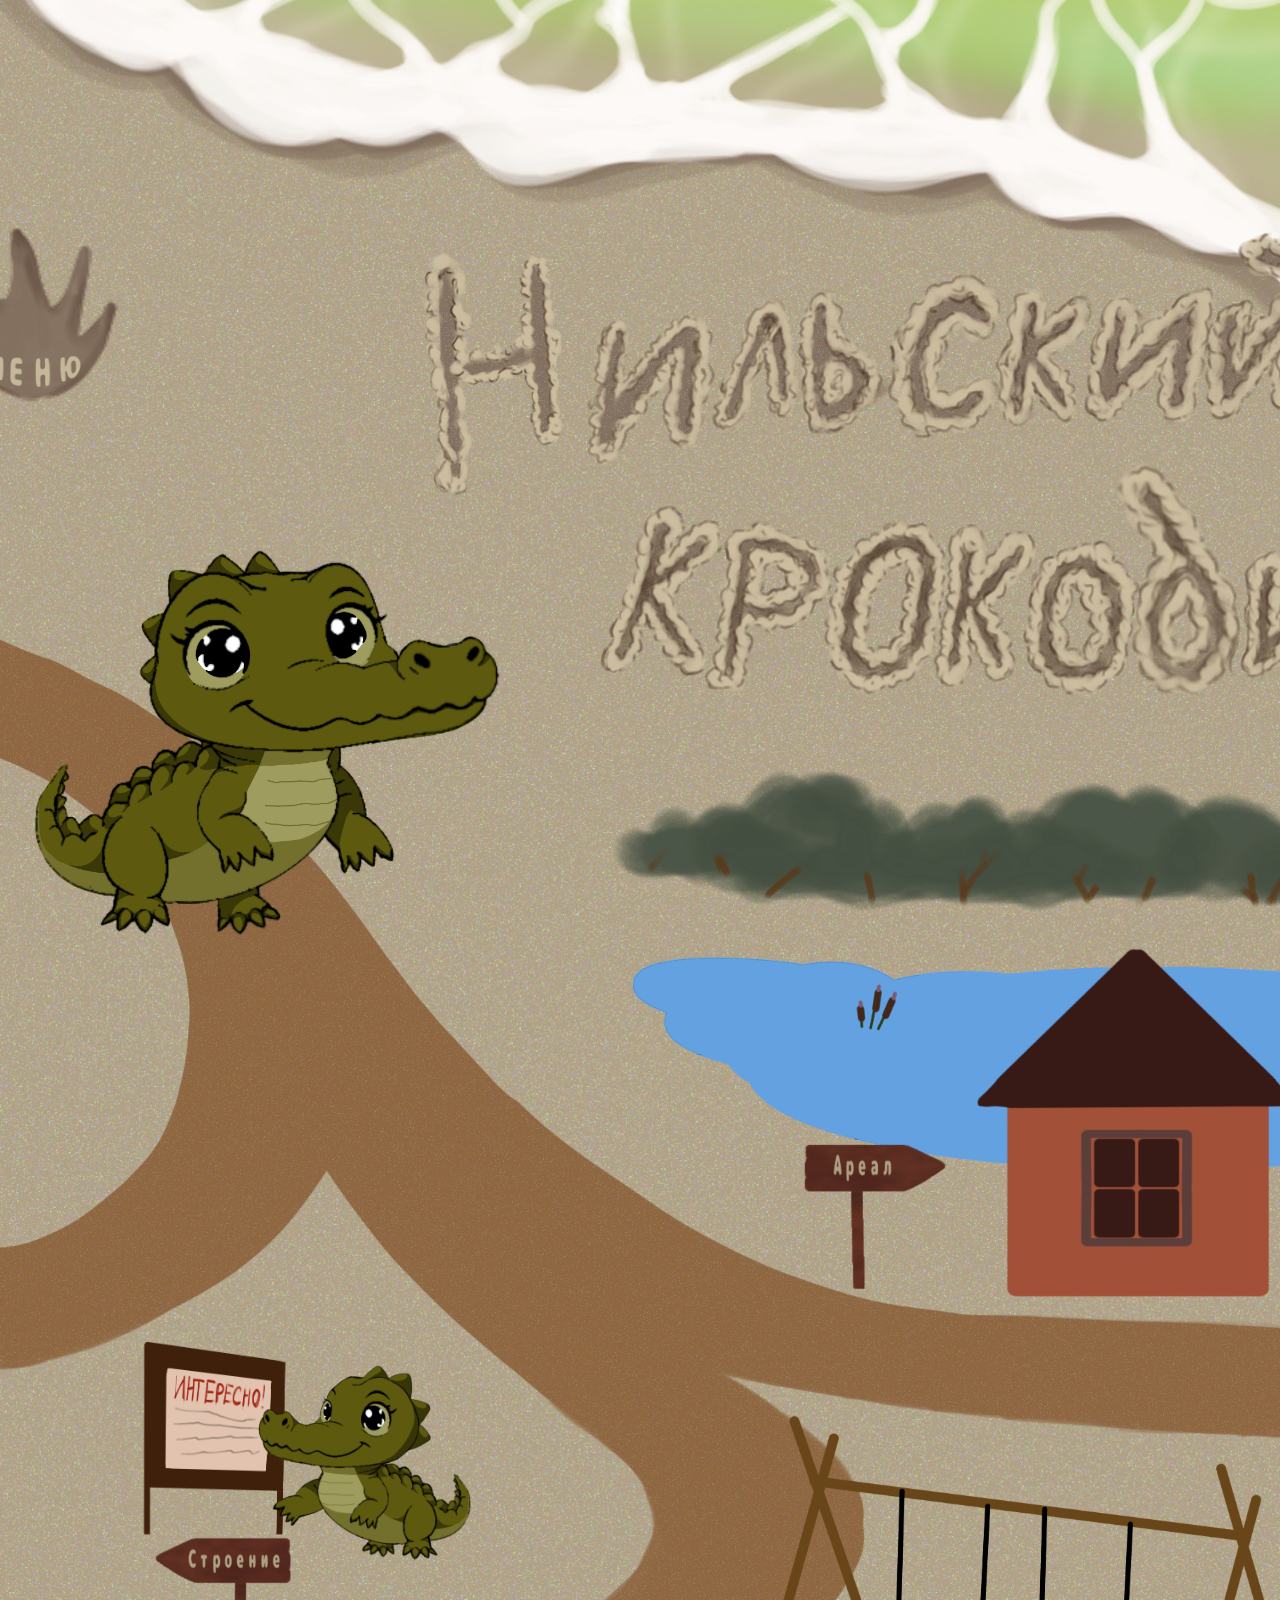
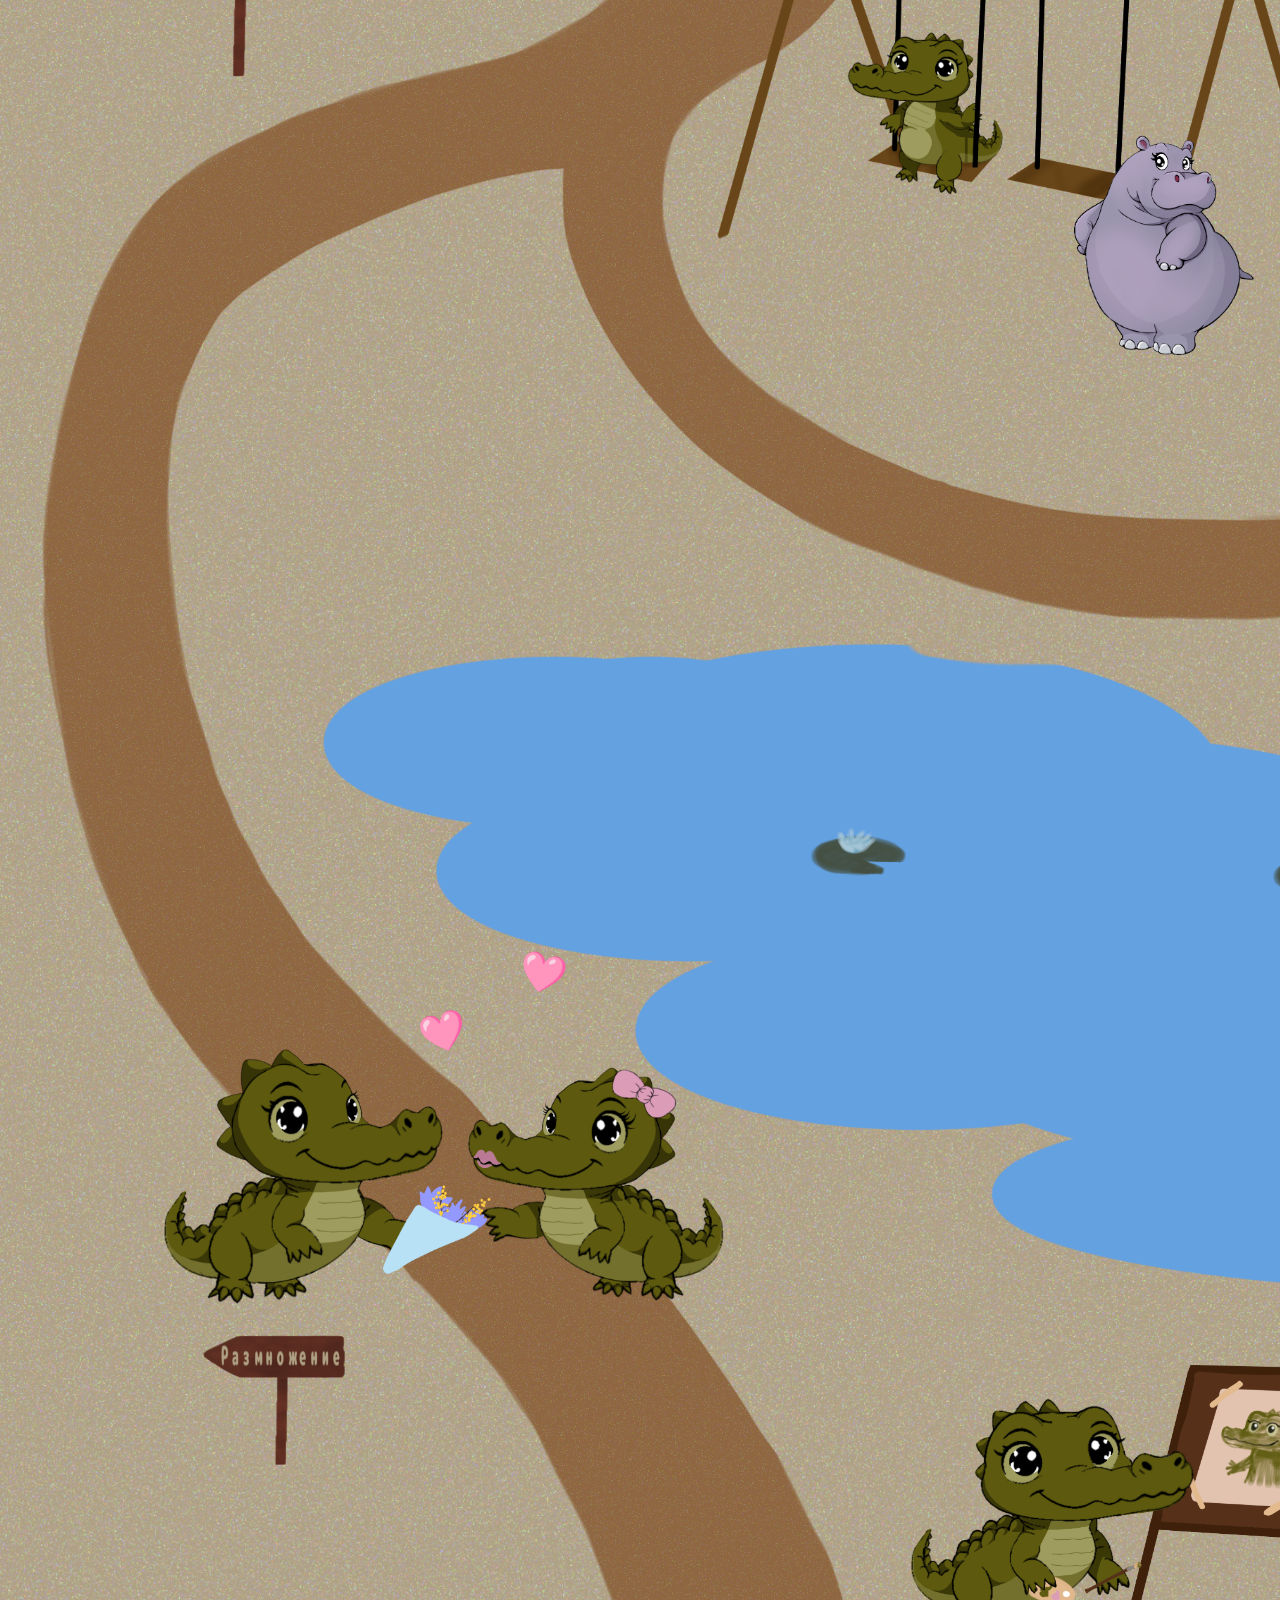
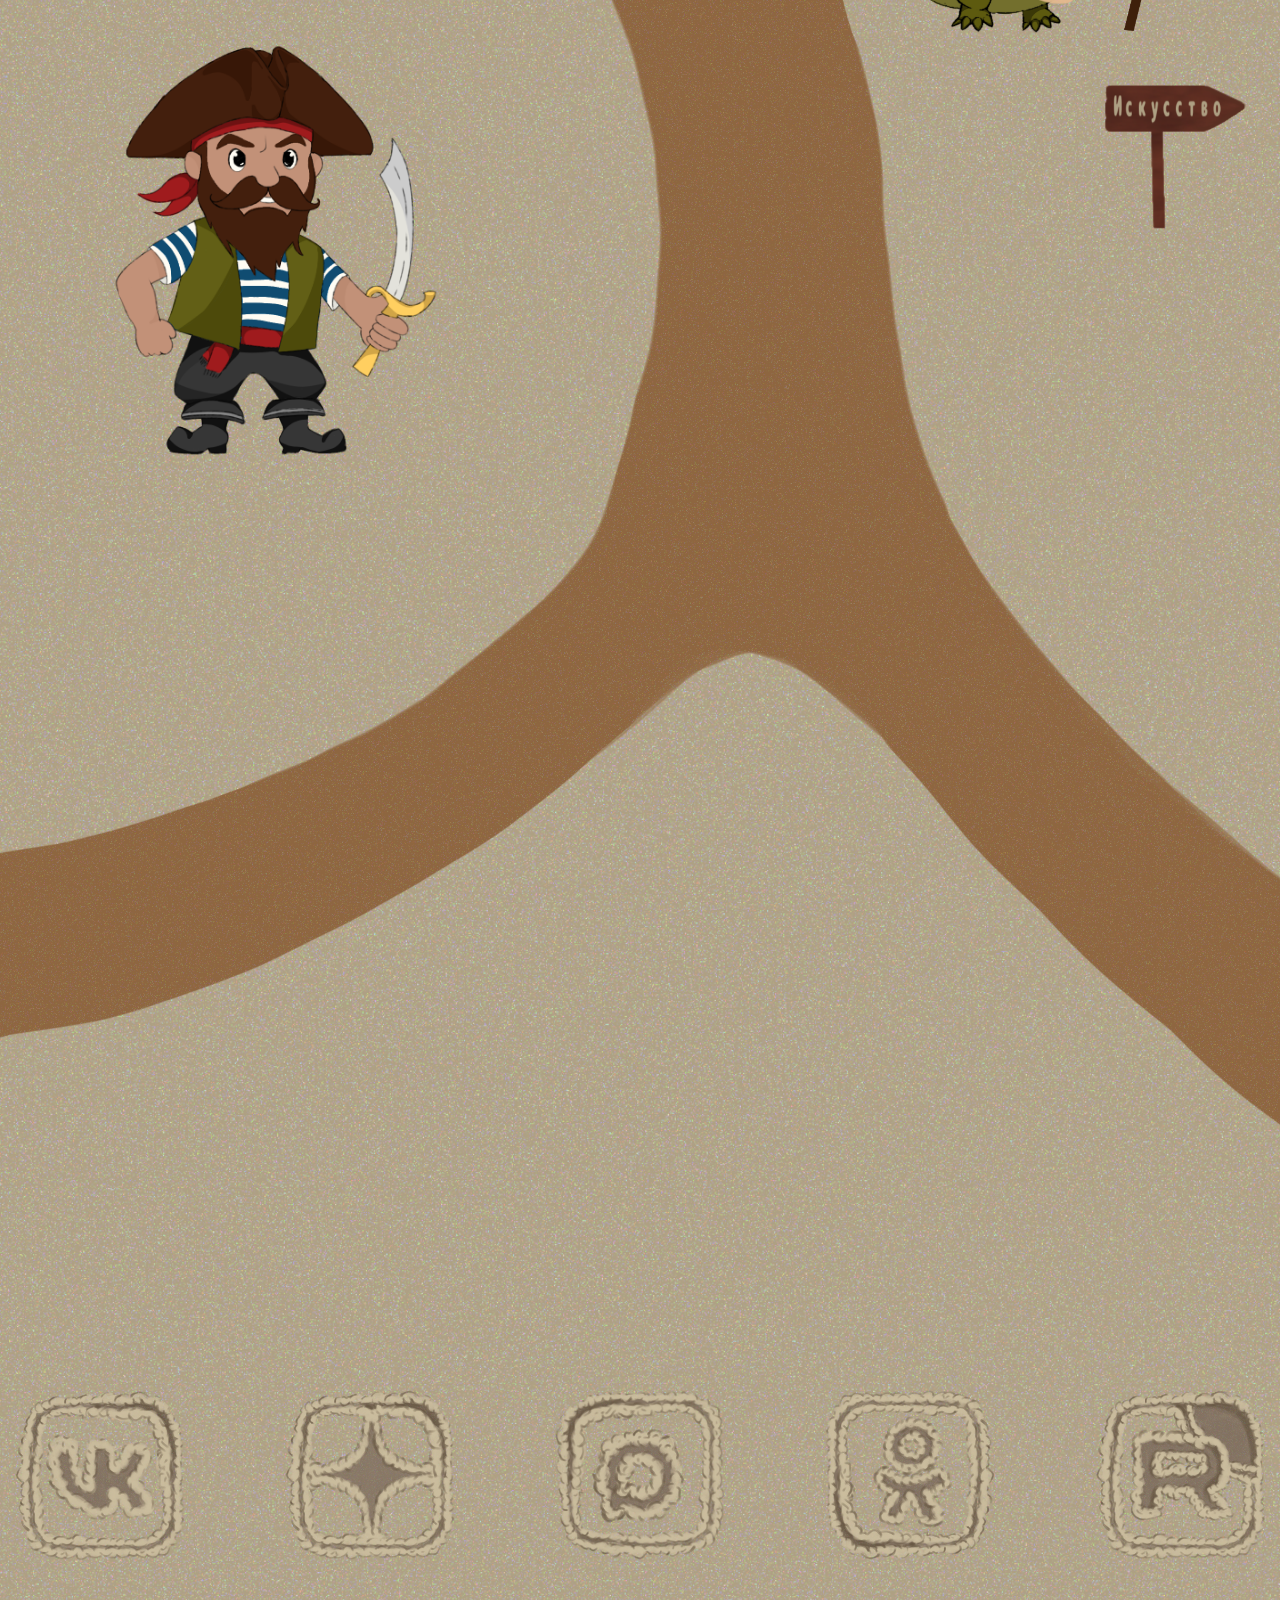
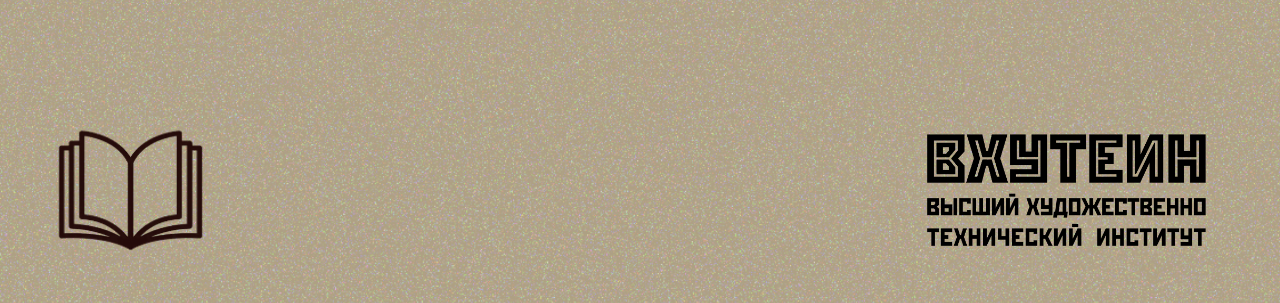
<file: index.html>
<!doctype html>
<html lang="ru">
  <head>
    <meta charset="UTF-8" />
    <meta
      name="viewport"
      content="width=device-width, user-scalable=0, initial-scale=1.0, maximum-scale=1.0, minimum-scale=1.0"
    />
    <title>Нильский крокодил</title>
    <link
      rel="icon"
      href="assets/favicons/favicon-32x32.png"
      type="image/png"
    />
    <link rel="stylesheet" href="styles/normalize.css" />
    <link rel="stylesheet" href="styles/main.css" />
    <script src="script.js"></script>
  </head>
  <body>
    <header class="header">
      <img src="assets/Images/head.png" class="header__bg" />
      <img
        src="assets/Icons/menu.png"
        alt="Открыть меню сайта"
        class="header__logo"
        id="menuIcon"
        title="Меню сайта"
      /><br /><br />
    </header>

    <div class="menu_block">
      <div class="menu">
        <div class="menu_item">
          <a href="#"><u>Главная</u></a>
        </div>
        <div class="menu_item"><a href="areal.html">Ареал</a></div>
        <div class="menu_item"><a href="nutrition.html">Питание</a></div>
        <div class="menu_item"><a href="enemies.html">Враги</a></div>
        <div class="menu_item"><a href="reproduction.html">Размножение</a></div>
        <div class="menu_item">
          <a href="metamorphosis.html">Метаморфозы</a>
        </div>
        <div class="menu_item"><a href="art.html">В культуре</a></div>
        <div class="menu_item"><a href="friends.html">Друзья</a></div>
        <div class="menu_item"><a href="structure.html">Строение</a></div>
      </div>
    </div>
    <main class="main">
      <!-- Фоновая картинка блока main -->
      <img src="assets\Images\map.png" class="main__bg" />

      <!-- Большой блок 800x400 — можно менять координаты -->
      <div class="main__feature" style="top: -300px; left: 410px">
        <!--    <a href="page-feature.html">-->
        <img
          src="assets/Images/site name.png"
          alt="Feature"
          class="element-animation to-right"
        />
        <!--       </a>-->
      </div>

      <!-- 15 маленьких блоков-ссылок -->
      <!-- Большой крокодил -->
      <div
        class="main__item"
        style="top: 0px; left: 20px; width: 490px; height: 490px"
      >
        <!--    <a href="page1.html">-->
        <img
          src="assets/Images/crocodile big.png"
          alt="Item 1"
          class="element-animation"
        />
        <!--       </a>-->
      </div>
      <!-- Крокодил интерес -->
      <div
        class="main__item"
        style="top: 800px; left: 130px; width: 350px; height: 350px"
      >
        <a href="structure.html">
          <img
            src="assets/Images/crocodile interes.png"
            alt="Item 2"
            class="element-animation"
          />
        </a>
      </div>
      <!-- На качелях -->
      <div
        class="main__item"
        style="top: 870px; left: 700px; width: 650px; height: 500px"
      >
        <a href="friends.html">
          <img
            src="assets\Images\crocodile on a swing.png"
            alt="Item 3"
            class="element-animation to-right"
          />
        </a>
      </div>
      <!-- Крокодил кушает -->
      <div
        class="main__item"
        style="top: 1350px; left: 250px; width: 350px; height: 350px"
      >
        <a href="nutrition.html">
          <img
            src="assets/Images/crocodile eating.png"
            alt="Item 4"
            class="element-animation"
          />
        </a>
      </div>
      <!-- Крокодилы любовь -->
      <div
        class="main__item"
        style="top: 2000px; left: 150px; width: 600px; height: 600px"
      >
        <a href="reproduction.html">
          <img
            src="assets/Images/crocodile love.png"
            alt="Item 5"
            class="element-animation"
          />
        </a>
      </div>
      <!-- Крокодил портрет -->
      <div
        class="main__item"
        style="top: 2400px; left: 900px; width: 550px; height: 550px"
      >
        <a href="art.html">
          <img
            src="assets/Images/crocodile portret.png"
            alt="Item 6"
            class="element-animation to-right"
          />
        </a>
      </div>
      <!-- Бармалей -->
      <div
        class="main__item"
        style="top: 2700px; left: 100px; width: 350px; height: 350px"
      >
        <a href="enemies.html">
          <img
            src="assets/Images/barmaley.png"
            alt="Item 7"
            class="element-animation"
          />
        </a>
      </div>
      <!-- Указатель ареал -->
      <div
        class="indicator__item"
        style="top: 610px; left: 800px; width: 150px; height: 150px"
      >
        <a href="areal.html">
          <img
            src="assets/Images/indicator areal.png"
            alt="Item 8"
            class="element-animation"
          />
        </a>
      </div>
      <!-- Указатель строение -->
      <div
        class="indicator__item"
        style="top: 1000px; left: 150px; width: 150px; height: 150px"
      >
        <a href="structure.html">
          <img
            src="assets/Images/indicator body .png"
            alt="Item 9"
            class="element-animation"
          />
        </a>
      </div>
      <!-- Указатель друзья -->
      <div
        class="indicator__item"
        style="top: 1300px; left: 750px; width: 150px; height: 150px"
      >
        <a href="friends.html">
          <img
            src="assets/Images/indicator friends.png"
            alt="Item 10"
            class="element-animation to-right"
          />
        </a>
      </div>
      <!-- Указатель питание -->
      <div
        class="indicator__item"
        style="top: 1600px; left: 240px; width: 150px; height: 150px"
      >
        <a href="nutrition.html">
          <img
            src="assets/Images/indicator food.png"
            alt="Item 11"
            class="element-animation"
          />
        </a>
      </div>
      <!-- Указатель Размножение -->
      <div
        class="indicator__item"
        style="top: 2400px; left: 200px; width: 150px; height: 150px"
      >
        <a href="reproduction.html">
          <img
            src="assets/Images/indicator reproduction.png"
            alt="Item 12"
            class="element-animation"
          />
        </a>
      </div>
      <!-- Указатель враги -->
      <div
        class="indicator__item"
        style="top: 3000px; left: 400px; width: 150px; height: 150px"
      >
        <a href="enemies.html">
          <img
            src="assets/Images/indicator enemies.png"
            alt="Item 13"
            class="element-animation"
          />
        </a>
      </div>
      <!-- Указатель искусство -->
      <div
        class="indicator__item"
        style="top: 2750px; left: 1100px; width: 150px; height: 150px"
      >
        <a href="art.html">
          <img
            src="assets/Images/indicator art.png"
            alt="Item 14"
            class="element-animation to-right"
          />
        </a>
      </div>
      <!-- Большой блок 800x400 — можно менять координаты -->
      <div class="main__item" style="top: 3500px; left: 650px"></div>
    </main>
    <footer class="footer">
      <!-- Соцсети -->
      <div class="footer__icons">
        <a href="404.html" title="VK">
          <img src="assets\Icons\icon_vk.png" width="170px" height="170px" />
        </a>
        <a href="404.html" title="Dzen">
          <img src="assets\Icons\icon_dzen.png" width="170px" height="170px" />
        </a>
        <a href="404.html" title="MAX">
          <img src="assets\Icons\icon_max.png" width="170px" height="170px" />
        </a>
        <a href="404.html" title="Odnoklassniki">
          <img src="assets\Icons\icon_ok.png" width="170px" height="170px" />
        </a>
        <a href="404.html" title="Rutube">
          <img
            src="assets\Icons\icon_rutube.png"
            width="170px"
            height="170px"
          />
        </a>
      </div>
      <!-- Вторая строка -->
      <div class="footer__bottom">
        <!-- Использованная литература -->
        <div class="footer__bottom-left">
          <a href="Literatura.html" title="Использованная литература">
            <img
              src="assets/Icons/used_literature.png"
              alt="Использованная литература"
            />
          </a>
        </div>
        <!-- Сайт института ВХУТЕИН -->
        <div class="footer__bottom-right">
          <a
            href="https://www.vhutein.ru/"
            target="_blank"
            title="Сайт института ВХУТЕИН"
          >
            <img
              src="assets/Images/logo_vhutein.png"
              alt="Сайт института ВХУТЕИН"
            />
          </a>
        </div>
      </div>
    </footer>
  </body>
</html>
</file>
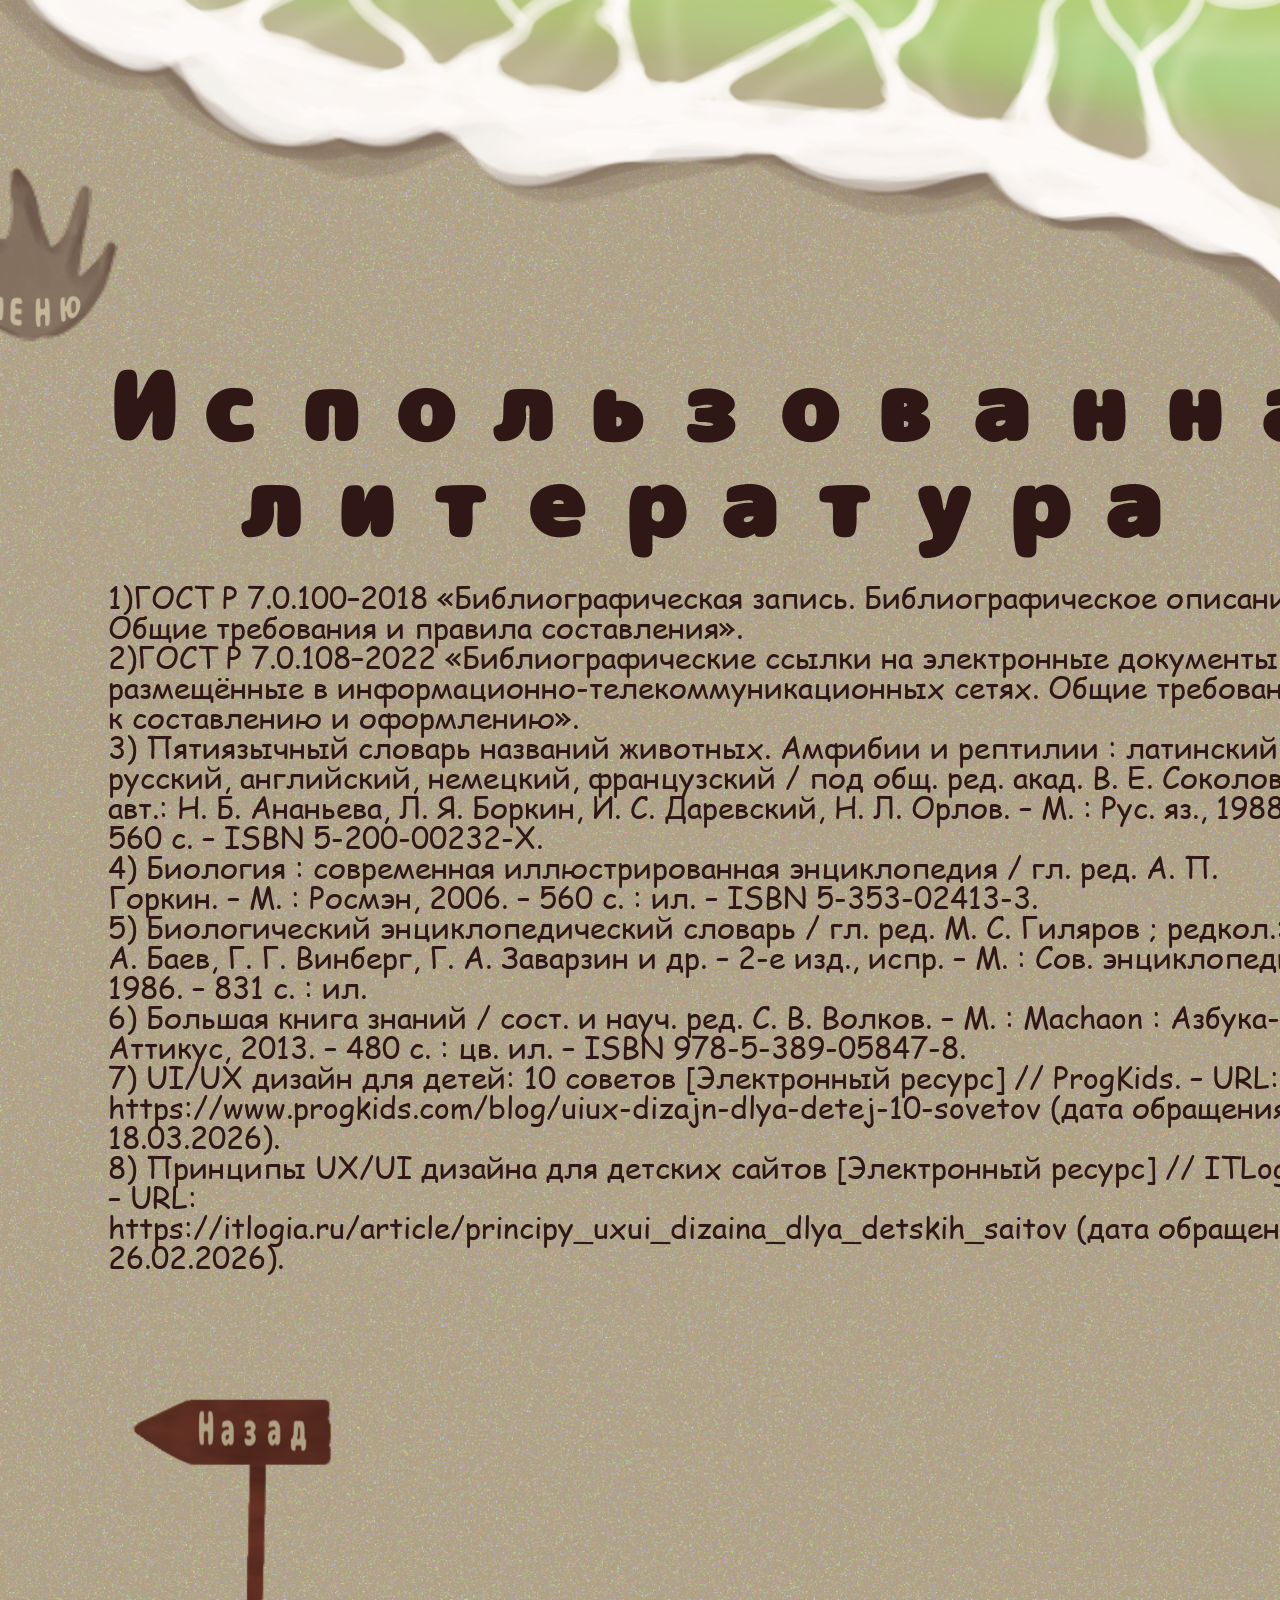
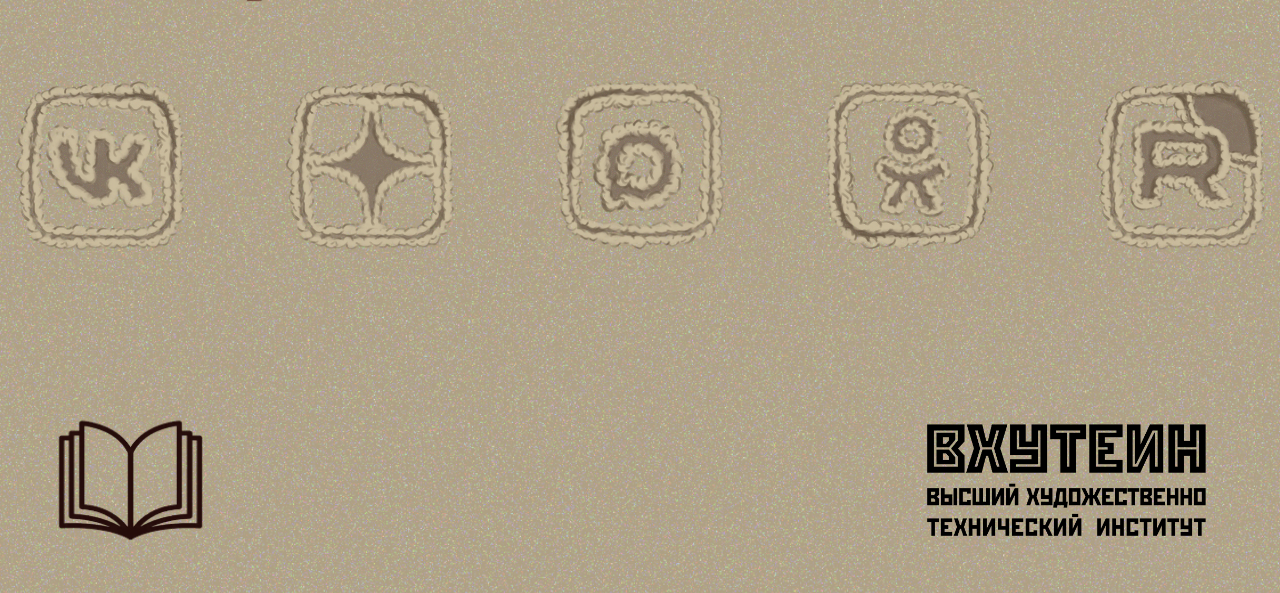
<file: Literatura.html>
<!doctype html>
<html>
  <head>
    <meta charset="UTF-8" />
    <meta
      name="viewport"
      content="width=device-width, user-scalable=0, initial-scale=1.0, maximum-scale=1.0, minimum-scale=1.0"
    />
    <title>Нильский крокодил</title>
    <link
      rel="icon"
      href="assets/favicons/favicon-32x32.png"
      type="image/png"
    />
    <link rel="stylesheet" href="styles/normalize.css" />
    <link rel="stylesheet" href="styles/main.css" />
    <script src="script.js"></script>
  </head>
  <body>
    <header class="header">
      <img src="assets/Images/head.png" class="header__bg" />
      <img
        src="assets/Icons/menu.png"
        alt="Открыть меню сайта"
        class="header__logo"
        id="menuIcon"
        title="Меню сайта"
      />
    </header>

    <div class="menu_block">
      <div class="menu">
        <div class="menu_item"><a href="index.html">Главная</a></div>
        <div class="menu_item"><a href="areal.html">Ареал</a></div>
        <div class="menu_item"><a href="nutrition.html">Питание</a></div>
        <div class="menu_item"><a href="enemies.html">Враги</a></div>
        <div class="menu_item"><a href="reproduction.html">Размножение</a></div>
        <div class="menu_item">
          <a href="metamorphosis.html">Метаморфозы</a>
        </div>
        <div class="menu_item"><a href="art.html">В искусстве</a></div>
        <div class="menu_item"><a href="friends.html">Друзья</a></div>
        <div class="menu_item"><a href="structure.html">Строение</a></div>
      </div>
    </div>

    <main class="main metamorph" style="height: 1200px">
      <div class="grid-wrapper">
        <div align="center"><h2>Использованная литература</h2></div>
        <br />
        <div>
          <p>
            1)ГОСТ Р 7.0.100–2018 «Библиографическая запись. Библиографическое
            описание. Общие требования и правила составления».<br />
            2)ГОСТ Р 7.0.108–2022 «Библиографические ссылки на электронные
            документы, размещённые в информационно-телекоммуникационных сетях.
            Общие требования к составлению и оформлению».<br />
            3) Пятиязычный словарь названий животных. Амфибии и рептилии :
            латинский, русский, английский, немецкий, французский / под общ.
            ред. акад. В. Е. Соколова ; авт.: Н. Б. Ананьева, Л. Я. Боркин, И.
            С. Даревский, Н. Л. Орлов. – М. : Рус. яз., 1988. – 560 с. – ISBN
            5-200-00232-X.<br />
            4) Биология : современная иллюстрированная энциклопедия / гл. ред.
            А. П. Горкин. – М. : Росмэн, 2006. – 560 с. : ил. – ISBN
            5-353-02413-3.<br />
            5) Биологический энциклопедический словарь / гл. ред. М. С. Гиляров
            ; редкол.: А. А. Баев, Г. Г. Винберг, Г. А. Заварзин и др. – 2-е
            изд., испр. – М. : Сов. энциклопедия, 1986. – 831 с. : ил.<br />
            6) Большая книга знаний / сост. и науч. ред. С. В. Волков. – М. :
            Machaon : Азбука-Аттикус, 2013. – 480 с. : цв. ил. – ISBN
            978-5-389-05847-8.<br />
            7) UI/UX дизайн для детей: 10 советов [Электронный ресурс] //
            ProgKids. – URL:
            https://www.progkids.com/blog/uiux-dizajn-dlya-detej-10-sovetov
            (дата обращения: 18.03.2026).<br />
            8) Принципы UX/UI дизайна для детских сайтов [Электронный ресурс] //
            ITLogia. – URL: <br />
            https://itlogia.ru/article/principy_uxui_dizaina_dlya_detskih_saitov
            (дата обращения: 26.02.2026).
          </p>
        </div>

        <div class="bodystr-row">
          <div class="bodystr-cell">
            <a href="index.html">
              <img
                src="assets/Images/indicator back.png"
                alt="Item 16"
                class="element-animation"
              />
            </a>
          </div>
          <div class="bodystr-cell"></div>
        </div>
      </div>
    </main>
    <footer class="footer">
      <!-- Соцсети -->
      <div class="footer__icons">
        <a href="#" title="VK">
          <img src="assets\Icons\icon_vk.png" width="170px" height="170px" />
        </a>
        <a href="#" title="Dzen">
          <img src="assets\Icons\icon_dzen.png" width="170px" height="170px" />
        </a>
        <a href="#" title="MAX">
          <img src="assets\Icons\icon_max.png" width="170px" height="170px" />
        </a>
        <a href="#" title="Odnoklassniki">
          <img src="assets\Icons\icon_ok.png" width="170px" height="170px" />
        </a>
        <a href="#" title="Rutube">
          <img
            src="assets\Icons\icon_rutube.png"
            width="170px"
            height="170px"
          />
        </a>
      </div>
      <!-- Вторая строка -->
      <div class="footer__bottom">
        <!-- Использованная литература -->
        <div class="footer__bottom-left">
          <a href="#" title="Использованная литература">
            <img
              src="assets/Icons/used_literature.png"
              alt="Использованная литература"
            />
          </a>
        </div>
        <!-- Сайт института ВХУТЕИН -->
        <div class="footer__bottom-right">
          <a
            href="https://www.vhutein.ru/"
            target="_blank"
            title="Сайт института ВХУТЕИН"
          >
            <img
              src="assets/Images/logo_vhutein.png"
              alt="Сайт института ВХУТЕИН"
            />
          </a>
        </div>
      </div>
    </footer>
  </body>
</html>
</file>
<file: styles/main.css>
@import url("fonts.css");
@import url("header.css");
@import url("footer.css");
@import url("structure.css");
@import url("metamorphosis.css");
@import url("art.css");

html,
body {
  margin: 0;
  padding: 0;
  height: 100%;
  font-family: "ComicSansMS";
  font-size: 30px;
  font-weight: 400;
  color: #2f1715;
  letter-spacing: 0px;
}
h2 {
  font-family: "07NikumaruFont";
  font-size: 96px;
  font-weight: 800;
  color: #2f1715;
}
h3 {
  font-family: "07NikumaruFont";
  font-size: 36px;
  font-weight: 600;
  color: #2f1715;
}

body {
  background-color: #aea083;

  background-image: url("../assets/Images/fon_pages.png");
  background-size: cover;
  background-repeat: repeat-y;
  background-position: center;
  position: relative;
}

.main {
  position: relative;
  width: 1440px;
  margin: 0 auto;
  /* центрируем main на странице */
  height: 4000px;
}

/* Фоновая картинка — растягивается на весь main */
.main__bg {
  display: block;
  width: 100%;
  height: 100%;
  object-fit: cover;
  position: absolute;
  top: 0;
  left: 0;
  z-index: 0;
}




/* Родительский контейнер должен иметь размеры */
.parent-container {
  position: relative;
  width: 800px;
  /* или любая другая ширина */
  height: 600px;
  /* или любая другая высота */
}

/* Большой блок 800x400 */
.main__feature {
  position: absolute;
  width: 1030px;
  height: 480px;
  z-index: 2;
}

.main__feature a {
  display: block;
  width: 100%;
  height: 100%;
}

.main__feature img {
  display: block;
  width: 100%;
  height: 100%;
  object-fit: cover;
}

/* Маленькие блоки (15 штук) */
.main__item {
  position: absolute;
  z-index: 2;
}

.main__item a {
  display: block;
}

.main__item img {
  display: block;
  width: 100%;
  height: auto;
}

.indicator__item {
  position: absolute;
  z-index: 2;
}

.indicator__item a {
  display: block;
}
.indicator__item a:hover {
  transform: scale(1.2);
}
.indicator__item img {
  display: block;
  width: 100%;
  height: auto;
}

.element-animation {
  margin: 2rem 0;
  font-size: 3rem;

  /* Скроем элемент в начальном состоянии */
  opacity: 0;
  transform: translateX(-100vw);
}

.element-animation.to-right {
  transform: translateX(100vw);
}

.element-animation.element-show {
  opacity: 1;
  transition: all 1.5s;
  transform: translateX(0%);
}

.menu_block {
  display: none;
}

.menu_block.active {
  display: block;
}

.menu {
  background: url("../assets/Images/head_menu.png") no-repeat;
  background-size: cover;
  display: grid;
  grid-template-columns: repeat(5, 1fr);
  justify-content: center;
  grid-auto-flow: row;
  justify-items: center;
  position: absolute;
  top: 0;
  left: 0;
  right: 0;
  padding-bottom: 450px;
  padding-top: 40px;
}

.menu_item {
  padding: 25px 0;
}

.menu_item:nth-child(6) {
  grid-column: 1 / 3;
}

.menu_item a {
  text-decoration: none;
  color: #000;
}

.friends .bodystr-container {
  margin: 70px auto !important;
}
</file>
